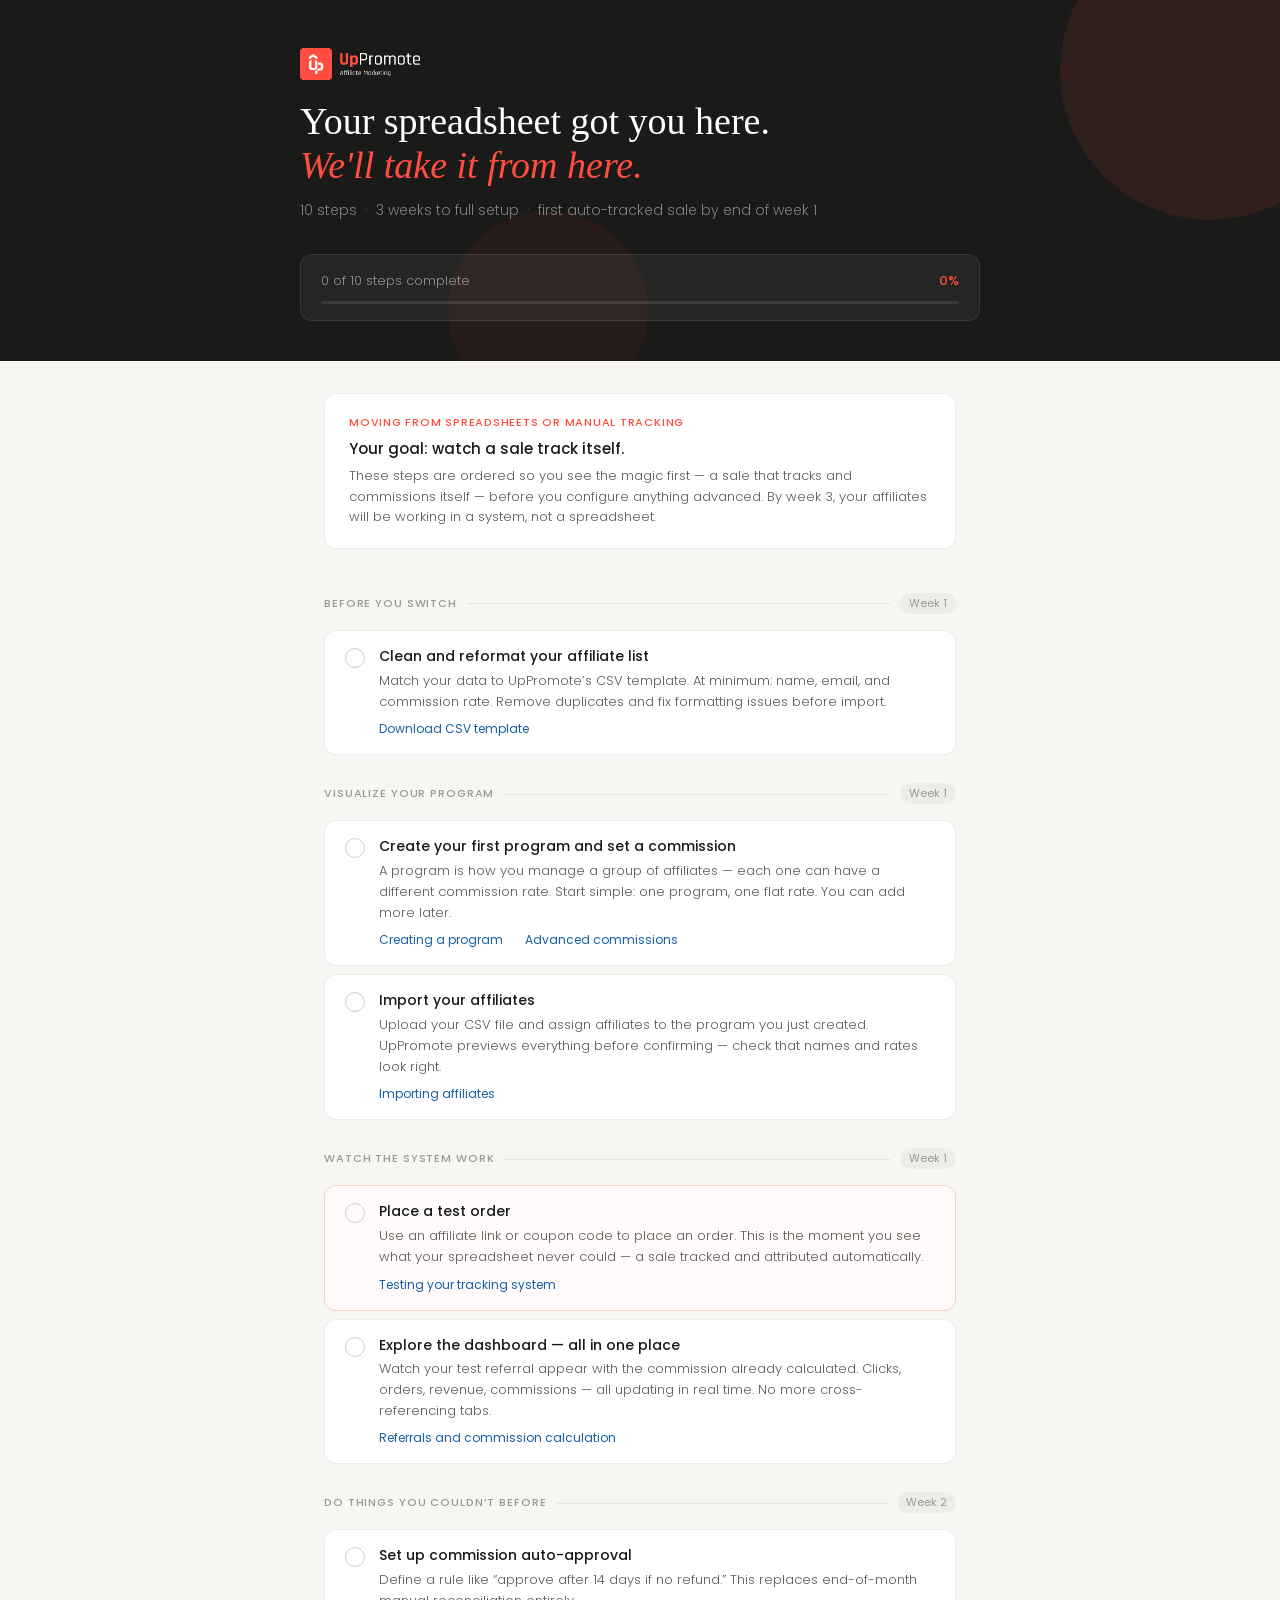
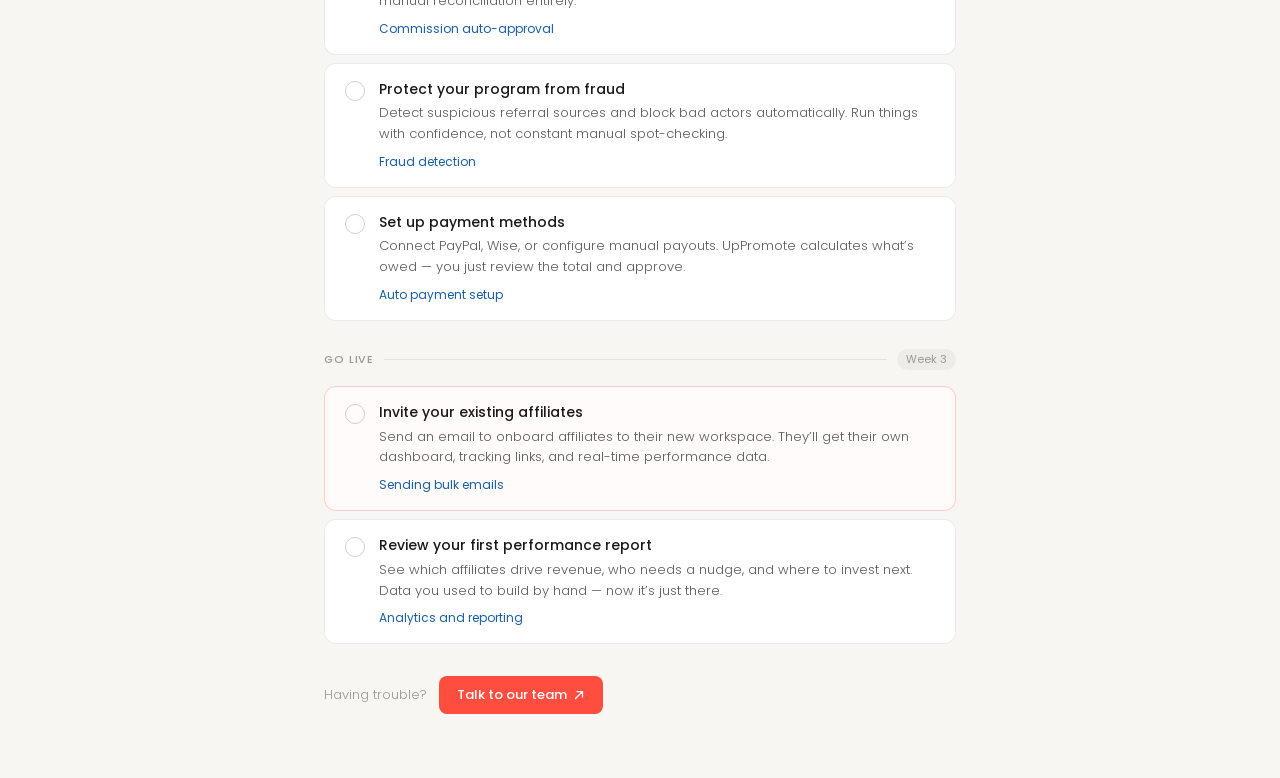
<file: index.html>
<!DOCTYPE html>
<html lang="en">
<head>
  <meta charset="UTF-8">
  <meta name="viewport" content="width=device-width, initial-scale=1.0">
  <title>Getting Started — UpPromote</title>
  <link rel="preconnect" href="https://fonts.googleapis.com">
  <link rel="preconnect" href="https://fonts.gstatic.com" crossorigin>
  <link href="https://fonts.googleapis.com/css2?family=Poppins:ital,wght@0,100;0,200;0,300;0,400;0,500;0,600;0,700;0,800;0,900;1,100;1,200;1,300;1,400;1,500;1,600;1,700;1,800;1,900&display=swap" rel="stylesheet">
  <link rel="stylesheet" href="css/style.css">
</head>
<body>

<header class="page-header">
  <div class="header-inner">
    <div class="brand-tag">
      <img class="brand-logo" src="assets/logo.png" alt="UpPromote">
    </div>
    <h1>Your spreadsheet got you here.<br><em>We'll take it from here.</em></h1>
    <p class="header-sub">10 steps &nbsp;·&nbsp; 3 weeks to full setup &nbsp;·&nbsp; first auto-tracked sale by end of week 1</p>
    <div class="progress-section">
      <div class="progress-row">
        <span class="progress-label" id="prog-label">0 of 10 steps complete</span>
        <span class="progress-pct" id="prog-pct">0%</span>
      </div>
      <div class="progress-track"><div class="progress-fill" id="prog-fill"></div></div>
    </div>
  </div>
</header>

<main class="main">

  <div class="intro-card">
    <div class="intro-eyebrow">Moving from spreadsheets or manual tracking</div>
    <div class="intro-title">Your goal: watch a sale track itself.</div>
    <div class="intro-body">These steps are ordered so you see the magic first — a sale that tracks and commissions itself — before you configure anything advanced. By week 3, your affiliates will be working in a system, not a spreadsheet.</div>
  </div>

  <div class="steps-list" id="steps-list"></div>

  <div class="success-card" id="success-card">
    <div class="success-icon">
      <svg width="16" height="16" viewBox="0 0 16 16" fill="none">
        <path d="M2.5 8L6.5 12L13.5 4" stroke="white" stroke-width="1.75" stroke-linecap="round" stroke-linejoin="round"/>
      </svg>
    </div>
    <div>
      <div class="success-title">Your program runs itself now.</div>
      <div class="success-sub">Sales tracked automatically. Commissions calculated instantly. Affiliates managed in one place. The spreadsheet era is over.</div>
    </div>
  </div>

  <div class="cta-row">
    <span class="cta-hint">Having trouble?</span>
    <a href="#" class="cta-btn">
      Talk to our team
      <svg width="12" height="12" viewBox="0 0 12 12" fill="none"><path d="M2.5 9.5L9.5 2.5M9.5 2.5H4M9.5 2.5V8" stroke="white" stroke-width="1.25" stroke-linecap="round" stroke-linejoin="round"/></svg>
    </a>
  </div>

</main>

<script src="js/checklist.js"></script>
</body>
</html>
</file>
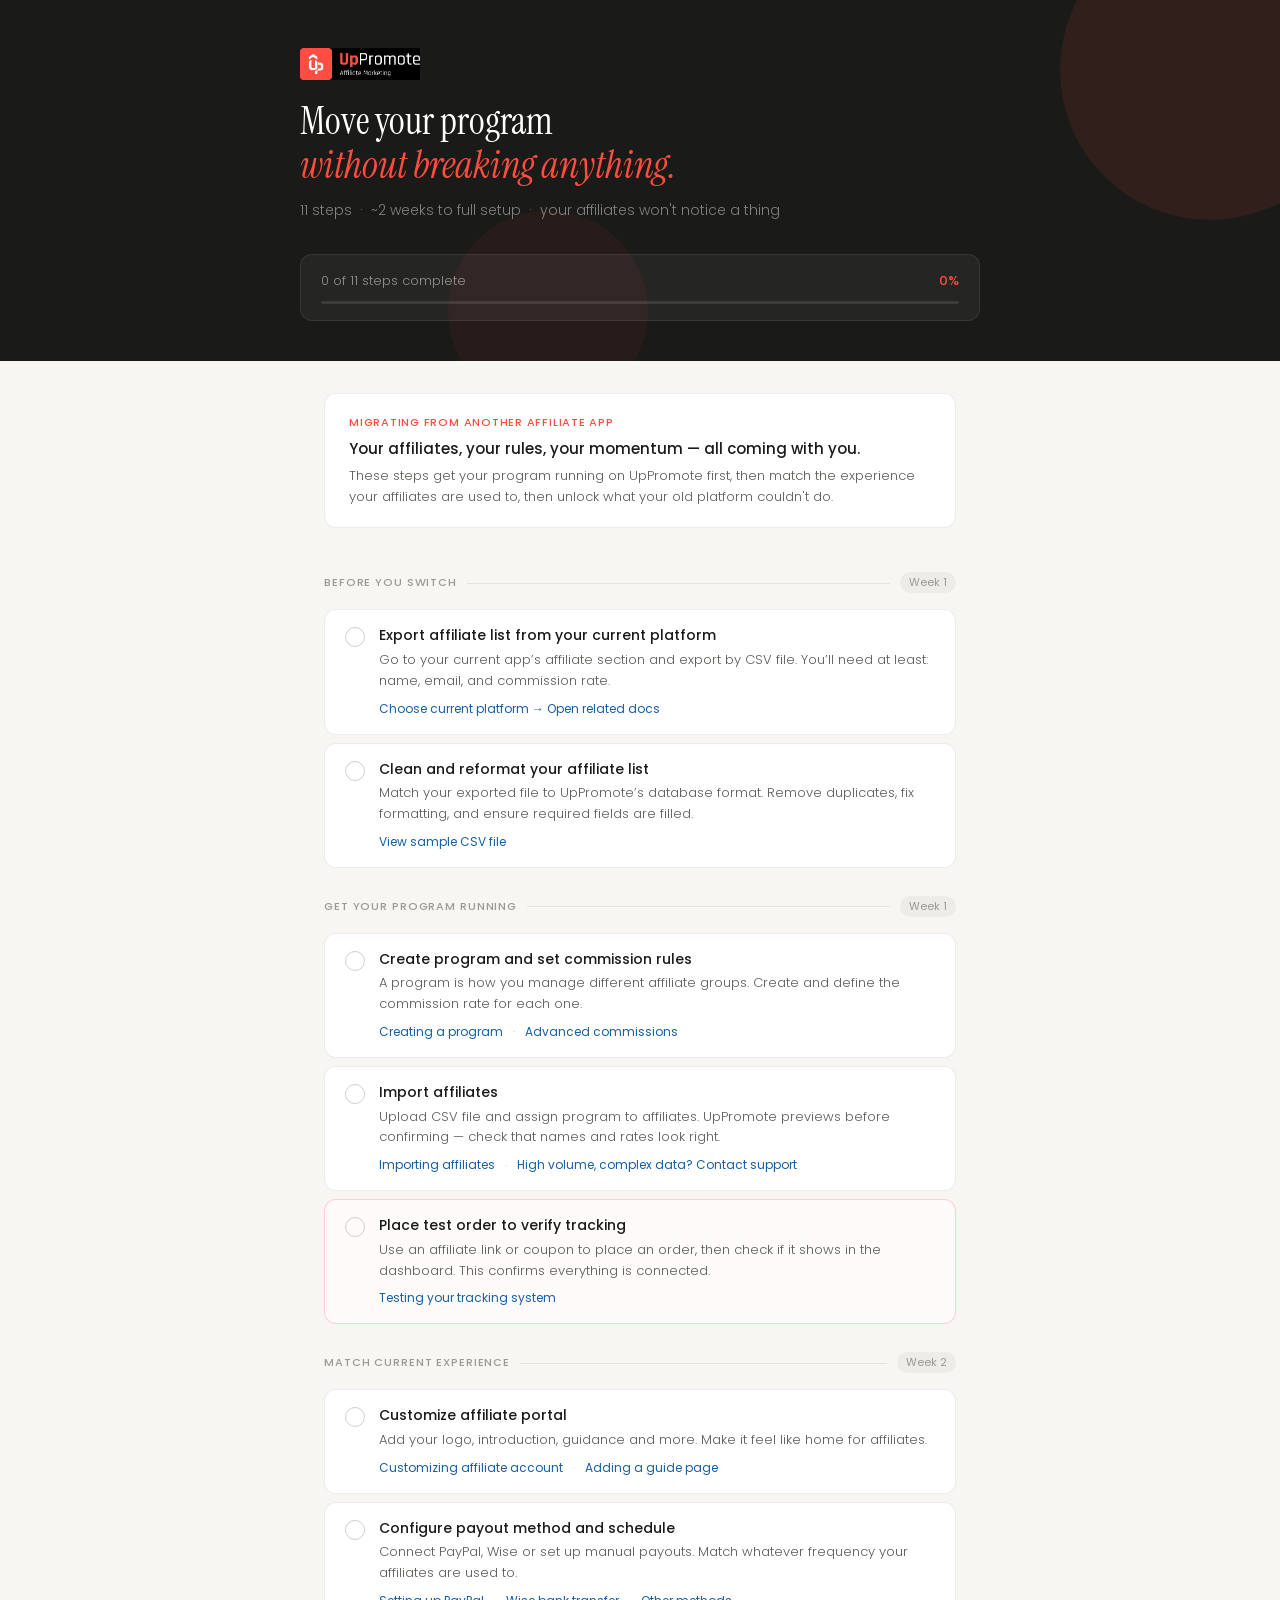
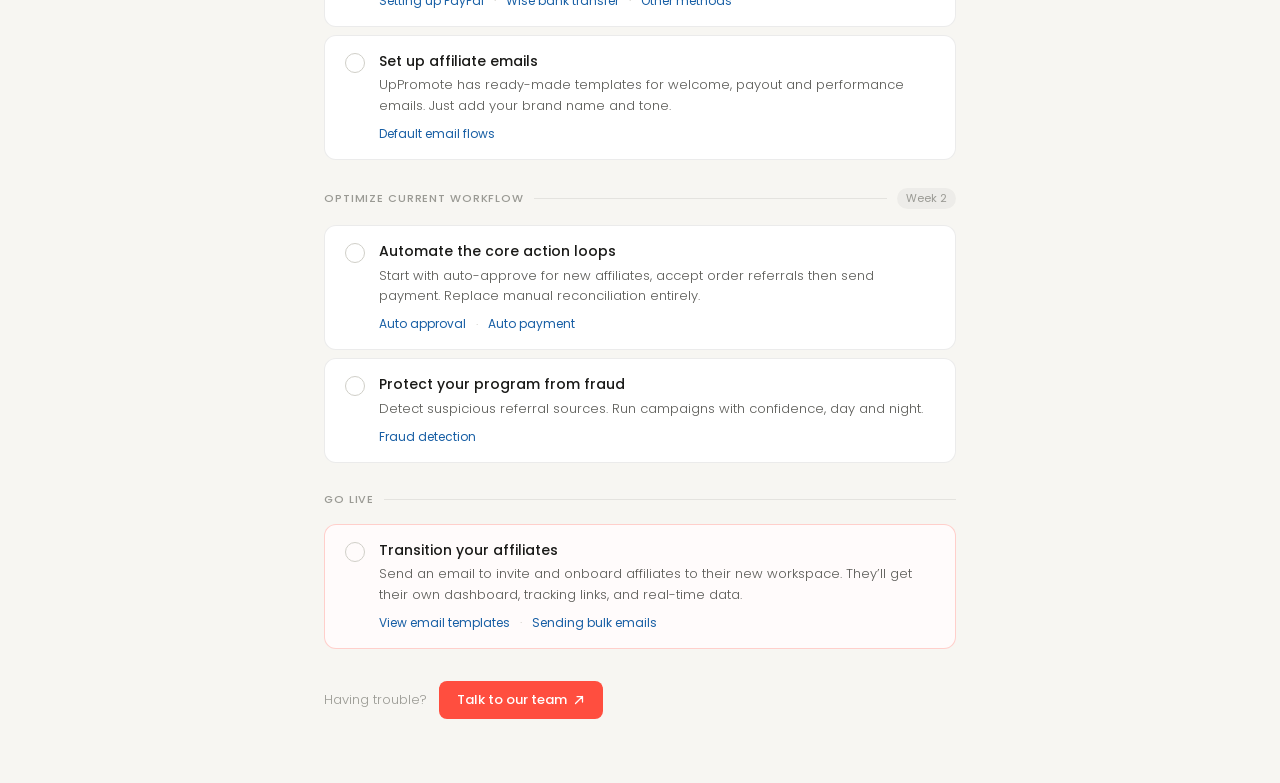
<file: apps/index.html>
<!DOCTYPE html>
<html lang="en">
<head>
  <meta charset="UTF-8">
  <meta name="viewport" content="width=device-width, initial-scale=1.0">
  <title>Migration Checklist — UpPromote</title>
  <link rel="preconnect" href="https://fonts.googleapis.com">
  <link rel="preconnect" href="https://fonts.gstatic.com" crossorigin>
  <link href="https://fonts.googleapis.com/css2?family=Instrument+Serif:ital@0;1&family=Poppins:wght@300;400;500;600&display=swap" rel="stylesheet">
  <link rel="stylesheet" href="css/style.css">
</head>
<body>

<header class="page-header">
  <div class="header-inner">
    <div class="brand-tag">
      <img class="brand-logo" src="assets/logo.png" alt="UpPromote">
    </div>
    <h1>Move your program<br><em>without breaking anything.</em></h1>
    <p class="header-sub">11 steps &nbsp;·&nbsp; ~2 weeks to full setup &nbsp;·&nbsp; your affiliates won't notice a thing</p>
    <div class="progress-section">
      <div class="progress-row">
        <span class="progress-label" id="prog-label">0 of 11 steps complete</span>
        <span class="progress-pct" id="prog-pct">0%</span>
      </div>
      <div class="progress-track"><div class="progress-fill" id="prog-fill"></div></div>
    </div>
  </div>
</header>

<main class="main">

  <div class="intro-card">
    <div class="intro-eyebrow">Migrating from another affiliate app</div>
    <div class="intro-title">Your affiliates, your rules, your momentum — all coming with you.</div>
    <div class="intro-body">These steps get your program running on UpPromote first, then match the experience your affiliates are used to, then unlock what your old platform couldn't do.</div>
  </div>

  <div class="steps-list" id="steps-list"></div>

  <div class="success-card" id="success-card">
    <div class="success-icon">
      <svg width="16" height="16" viewBox="0 0 16 16" fill="none">
        <path d="M2.5 8L6.5 12L13.5 4" stroke="white" stroke-width="1.75" stroke-linecap="round" stroke-linejoin="round"/>
      </svg>
    </div>
    <div>
      <div class="success-title">Migration complete.</div>
      <div class="success-sub">Your affiliates are onboarded, your tracking is live, and your program is running on UpPromote. Welcome to the upgrade.</div>
    </div>
  </div>

  <div class="cta-row">
    <span class="cta-hint">Having trouble?</span>
    <a href="#" class="cta-btn">
      Talk to our team
      <svg width="12" height="12" viewBox="0 0 12 12" fill="none"><path d="M2.5 9.5L9.5 2.5M9.5 2.5H4M9.5 2.5V8" stroke="white" stroke-width="1.25" stroke-linecap="round" stroke-linejoin="round"/></svg>
    </a>
  </div>

</main>

<script src="js/checklist.js"></script>
</body>
</html>
</file>
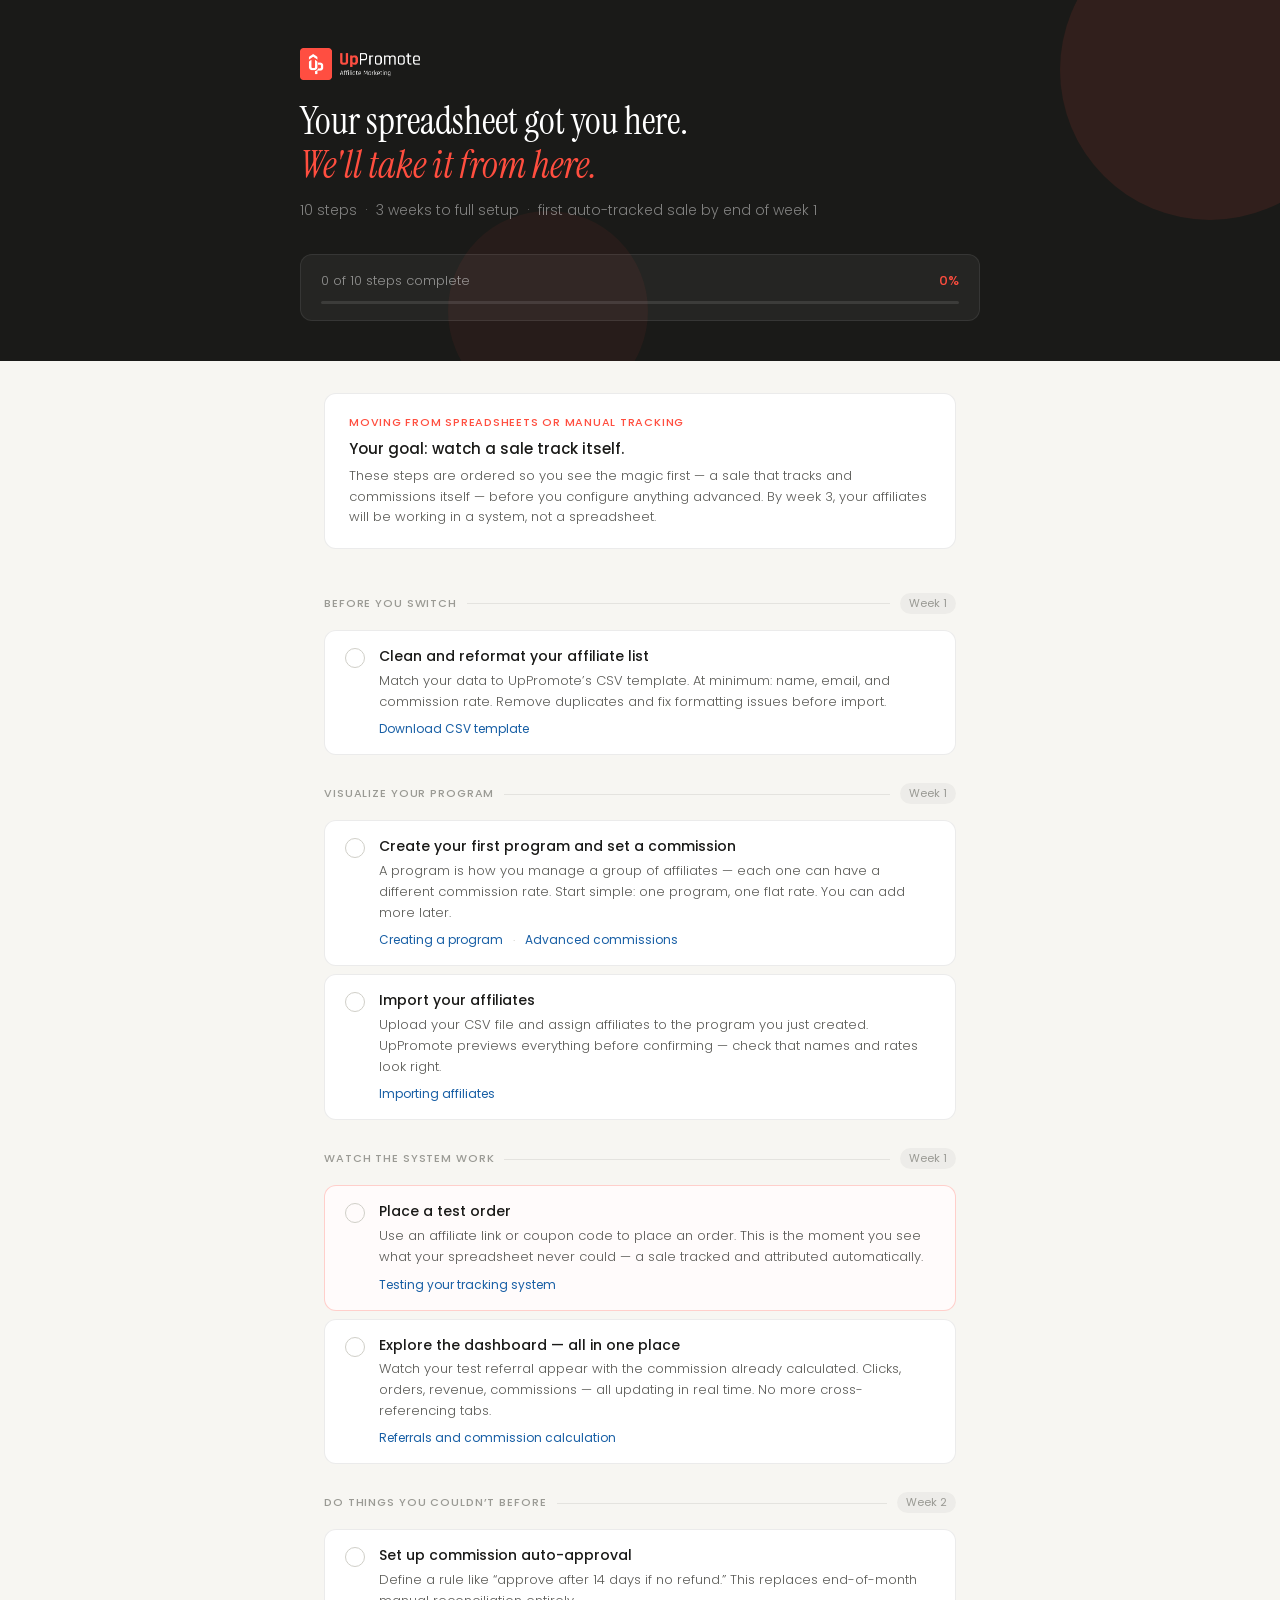
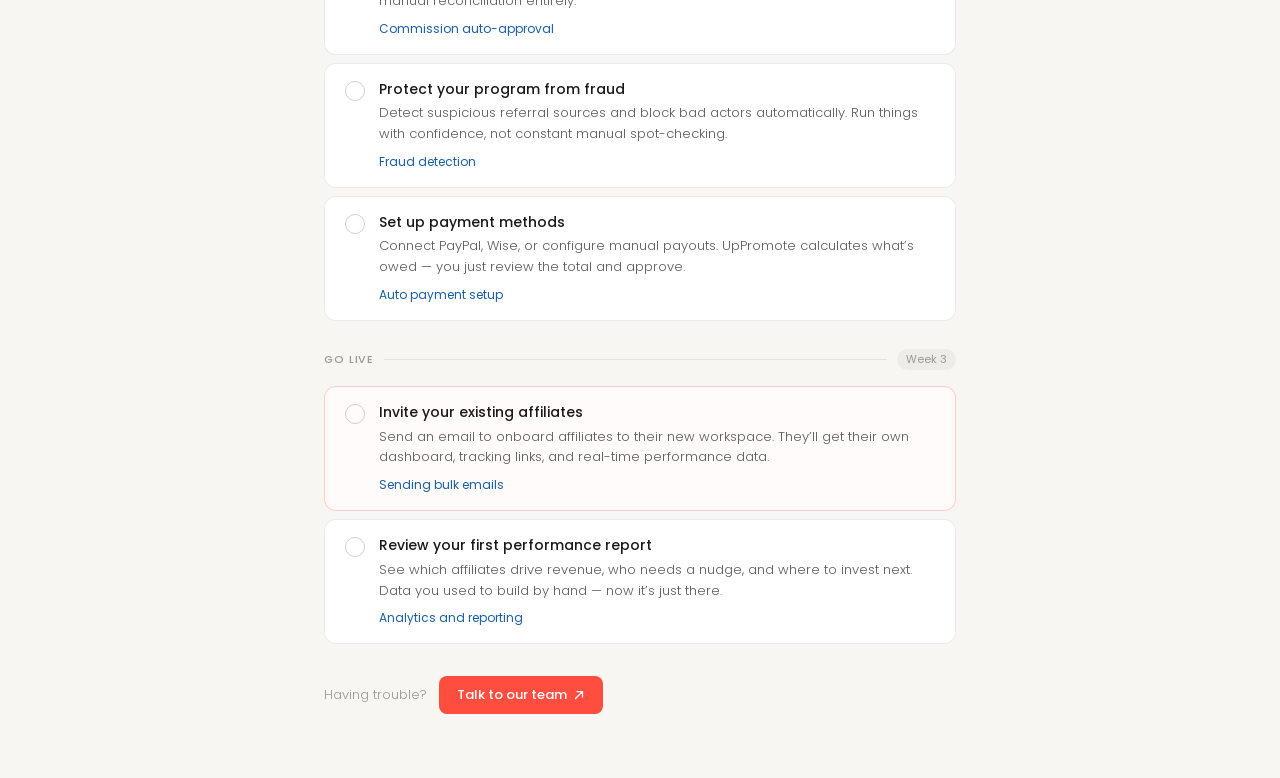
<file: spreadsheet/index.html>
<!DOCTYPE html>
<html lang="en">
<head>
  <meta charset="UTF-8">
  <meta name="viewport" content="width=device-width, initial-scale=1.0">
  <title>Getting Started — UpPromote</title>
  <link rel="preconnect" href="https://fonts.googleapis.com">
  <link rel="preconnect" href="https://fonts.gstatic.com" crossorigin>
  <link href="https://fonts.googleapis.com/css2?family=Instrument+Serif:ital@0;1&family=Poppins:wght@300;400;500;600&display=swap" rel="stylesheet">
  <link rel="stylesheet" href="css/style.css">
</head>
<body>

<header class="page-header">
  <div class="header-inner">
    <div class="brand-tag">
      <img class="brand-logo" src="assets/logo.png" alt="UpPromote">
    </div>
    <h1>Your spreadsheet got you here.<br><em>We'll take it from here.</em></h1>
    <p class="header-sub">10 steps &nbsp;·&nbsp; 3 weeks to full setup &nbsp;·&nbsp; first auto-tracked sale by end of week 1</p>
    <div class="progress-section">
      <div class="progress-row">
        <span class="progress-label" id="prog-label">0 of 10 steps complete</span>
        <span class="progress-pct" id="prog-pct">0%</span>
      </div>
      <div class="progress-track"><div class="progress-fill" id="prog-fill"></div></div>
    </div>
  </div>
</header>

<main class="main">

  <div class="intro-card">
    <div class="intro-eyebrow">Moving from spreadsheets or manual tracking</div>
    <div class="intro-title">Your goal: watch a sale track itself.</div>
    <div class="intro-body">These steps are ordered so you see the magic first — a sale that tracks and commissions itself — before you configure anything advanced. By week 3, your affiliates will be working in a system, not a spreadsheet.</div>
  </div>

  <div class="steps-list" id="steps-list"></div>

  <div class="success-card" id="success-card">
    <div class="success-icon">
      <svg width="16" height="16" viewBox="0 0 16 16" fill="none">
        <path d="M2.5 8L6.5 12L13.5 4" stroke="white" stroke-width="1.75" stroke-linecap="round" stroke-linejoin="round"/>
      </svg>
    </div>
    <div>
      <div class="success-title">Your program runs itself now.</div>
      <div class="success-sub">Sales tracked automatically. Commissions calculated instantly. Affiliates managed in one place. The spreadsheet era is over.</div>
    </div>
  </div>

  <div class="cta-row">
    <span class="cta-hint">Having trouble?</span>
    <a href="#" class="cta-btn">
      Talk to our team
      <svg width="12" height="12" viewBox="0 0 12 12" fill="none"><path d="M2.5 9.5L9.5 2.5M9.5 2.5H4M9.5 2.5V8" stroke="white" stroke-width="1.25" stroke-linecap="round" stroke-linejoin="round"/></svg>
    </a>
  </div>

</main>

<script src="js/checklist.js"></script>
</body>
</html>
</file>
<file: css/style.css>
/* ============================================
   UpPromote Getting Started Checklist — Styles
   ============================================ */

*, *::before, *::after { box-sizing: border-box; margin: 0; padding: 0; }

:root {
  --brand: #FF4E3F;
  --brand-light: #FFF0EE;
  --brand-dark: #8B1A10;
  --brand-mid: #D93D30;
  --text-primary: #1a1a18;
  --text-secondary: #5a5a56;
  --text-tertiary: #9a9a94;
  --border: rgba(0,0,0,0.08);
  --border-hover: rgba(0,0,0,0.16);
  --surface: #ffffff;
  --bg: #f7f6f2;
  --radius: 12px;
  --radius-sm: 8px;
}

html { scroll-behavior: smooth; }
body { font-family: 'Poppins', sans-serif; background: var(--bg); color: var(--text-primary); min-height: 100vh; }

/* ── Header ── */
.page-header {
  background: var(--text-primary);
  padding: 3rem 2rem 2.5rem;
  position: relative; overflow: hidden;
}
.page-header::before {
  content: ''; position: absolute; top: -80px; right: -80px;
  width: 300px; height: 300px; border-radius: 50%;
  background: rgba(255,78,63,0.1); pointer-events: none;
}
.page-header::after {
  content: ''; position: absolute; bottom: -50px; left: 35%;
  width: 200px; height: 200px; border-radius: 50%;
  background: rgba(255,78,63,0.06); pointer-events: none;
}
.header-inner { max-width: 680px; margin: 0 auto; position: relative; z-index: 1; }

.brand-tag {
  display: inline-flex; align-items: center;
  margin-bottom: 1.25rem;
}
.brand-logo {
  height: 32px; width: auto; flex-shrink: 0;
}

.page-header h1 {
  font-family: 'Instrument Serif', serif;
  font-size: clamp(26px, 5vw, 38px); font-weight: 400;
  line-height: 1.15; margin-bottom: 0.75rem; color: #fff;
}
.page-header h1 em { font-style: italic; color: var(--brand); }

.header-sub {
  font-size: 14px; color: rgba(255,255,255,0.45);
  line-height: 1.6; margin-bottom: 2rem; font-weight: 300;
}

/* ── Progress ── */
.progress-section {
  background: rgba(255,255,255,0.05);
  border: 0.5px solid rgba(255,255,255,0.08);
  border-radius: var(--radius); padding: 1rem 1.25rem;
}
.progress-row { display: flex; justify-content: space-between; align-items: center; margin-bottom: 10px; }
.progress-label { font-size: 13px; color: rgba(255,255,255,0.5); font-weight: 300; }
.progress-pct { font-size: 13px; font-weight: 500; color: var(--brand); }
.progress-track { height: 3px; background: rgba(255,255,255,0.1); border-radius: 99px; overflow: hidden; }
.progress-fill { height: 100%; width: 0%; background: var(--brand); border-radius: 99px; transition: width 0.4s cubic-bezier(0.4,0,0.2,1); }

/* ── Main ── */
.main { max-width: 680px; margin: 0 auto; padding: 2rem 1.5rem 4rem; }

/* ── Intro Card ── */
.intro-card {
  background: var(--surface); border: 0.5px solid var(--border);
  border-radius: var(--radius); padding: 1.25rem 1.5rem; margin-bottom: 1.5rem;
}
.intro-eyebrow {
  font-size: 11px; font-weight: 500; letter-spacing: 0.07em; text-transform: uppercase;
  color: var(--brand); margin-bottom: 6px;
}
.intro-title { font-size: 15px; font-weight: 500; color: var(--text-primary); margin-bottom: 6px; }
.intro-body { font-size: 13px; color: var(--text-secondary); line-height: 1.6; font-weight: 300; }

/* ── Phase Labels ── */
.phase-label {
  font-size: 11px; font-weight: 500; letter-spacing: 0.08em; text-transform: uppercase;
  color: var(--text-tertiary); padding: 1.25rem 0 0.5rem;
  display: flex; align-items: center; gap: 10px;
}
.phase-label::after { content: ''; flex: 1; height: 0.5px; background: var(--border); }
.phase-time {
  font-size: 11px; font-weight: 400; letter-spacing: 0; text-transform: none;
  color: var(--text-tertiary); background: rgba(0,0,0,0.04); padding: 2px 9px; border-radius: 99px;
  flex-shrink: 0; order: 99;
}

/* ── Step Cards ── */
.steps-list { display: flex; flex-direction: column; gap: 8px; margin-bottom: 2rem; }

.step-card {
  background: var(--surface); border: 0.5px solid var(--border);
  border-radius: var(--radius); padding: 1rem 1.25rem;
  display: flex; gap: 14px; cursor: pointer;
  transition: border-color 0.2s, background 0.2s, transform 0.15s;
  align-items: flex-start;
  -webkit-tap-highlight-color: transparent; user-select: none;
  animation: fadeUp 0.25s ease both;
}
.step-card:hover { border-color: var(--border-hover); transform: translateY(-1px); }
.step-card:active { transform: translateY(0); }
.step-card.done { background: #fafaf8; }
.step-card.done .step-title { text-decoration: line-through; color: var(--text-tertiary); }
.step-card.done .step-desc { color: #c8c7c0; }
.step-card.done .step-links { opacity: 0.35; }
.step-card.highlight { border-color: rgba(255,78,63,0.25); background: #fffbfb; }

/* ── Checkbox ── */
.checkbox {
  width: 20px; height: 20px; border-radius: 50%;
  border: 1.5px solid #d0cfc8; flex-shrink: 0; margin-top: 1px;
  display: flex; align-items: center; justify-content: center;
  transition: all 0.2s cubic-bezier(0.4,0,0.2,1);
}
.step-card:hover .checkbox { border-color: var(--brand); }
.step-card.done .checkbox { background: var(--brand); border-color: var(--brand); }
.check-icon { opacity: 0; transition: opacity 0.15s; }
.step-card.done .check-icon { opacity: 1; }

/* ── Step Content ── */
.step-body { flex: 1; min-width: 0; }
.step-title { font-size: 14px; font-weight: 500; color: var(--text-primary); margin: 0 0 4px; line-height: 1.4; transition: color 0.2s; }
.step-desc { font-size: 13px; color: var(--text-secondary); line-height: 1.6; font-weight: 300; margin: 0; transition: color 0.2s; }

/* ── Step Links ── */
.step-links { display: flex; flex-wrap: wrap; align-items: center; gap: 0; margin-top: 8px; transition: opacity 0.2s; }
.step-link {
  font-size: 12px; color: #185FA5; text-decoration: none;
  display: inline-flex; align-items: center;
  font-weight: 400; transition: color 0.15s;
}
.step-link:hover { color: #0F4A85; text-decoration: underline; }
.step-sep { color: #c8c7c0; font-size: 11px; margin: 0 10px; user-select: none; }

/* ── Success Card ── */
.success-card {
  background: var(--text-primary); border-radius: var(--radius);
  padding: 1.5rem 1.75rem; display: none;
  align-items: flex-start; gap: 16px;
  margin-top: 1rem; animation: fadeUp 0.4s ease;
}
.success-card.visible { display: flex; }
.success-icon { width: 36px; height: 36px; border-radius: 50%; background: var(--brand); display: flex; align-items: center; justify-content: center; flex-shrink: 0; margin-top: 2px; }
.success-title { font-family: 'Instrument Serif', serif; font-size: 20px; font-weight: 400; color: #fff; margin-bottom: 4px; }
.success-sub { font-size: 13px; color: rgba(255,255,255,0.5); line-height: 1.6; font-weight: 300; }

/* ── CTA Row ── */
.cta-row { margin-top: 1.5rem; display: flex; align-items: center; gap: 12px; flex-wrap: wrap; }
.cta-btn {
  font-family: 'Poppins', sans-serif; font-size: 13px; font-weight: 500;
  background: var(--brand); color: #fff; border: none; border-radius: var(--radius-sm);
  padding: 9px 18px; cursor: pointer; text-decoration: none;
  display: inline-flex; align-items: center; gap: 6px; transition: background 0.2s;
}
.cta-btn:hover { background: var(--brand-mid); }
.cta-hint { font-size: 13px; color: var(--text-tertiary); font-weight: 300; }

/* ── Animation ── */
@keyframes fadeUp { from { opacity: 0; transform: translateY(6px); } to { opacity: 1; transform: translateY(0); } }

/* ── Responsive ── */
@media (max-width: 480px) {
  .page-header { padding: 2rem 1.25rem 2rem; }
  .main { padding: 1.5rem 1rem 3rem; }
  .step-card { padding: 0.875rem 1rem; }
}
</file>
<file: apps/css/style.css>
/* ============================================
   UpPromote Migration Checklist — Styles
   ============================================ */

*, *::before, *::after { box-sizing: border-box; margin: 0; padding: 0; }

:root {
  --brand: #FF4E3F;
  --brand-light: #FFF0EE;
  --brand-dark: #8B1A10;
  --brand-mid: #D93D30;
  --text-primary: #1a1a18;
  --text-secondary: #5a5a56;
  --text-tertiary: #9a9a94;
  --border: rgba(0,0,0,0.08);
  --border-hover: rgba(0,0,0,0.16);
  --surface: #ffffff;
  --bg: #f7f6f2;
  --radius: 12px;
  --radius-sm: 8px;
}

html { scroll-behavior: smooth; }
body { font-family: 'Poppins', sans-serif; background: var(--bg); color: var(--text-primary); min-height: 100vh; }

/* ── Header ── */
.page-header { background: var(--text-primary); padding: 3rem 2rem 2.5rem; position: relative; overflow: hidden; }
.page-header::before { content: ''; position: absolute; top: -80px; right: -80px; width: 300px; height: 300px; border-radius: 50%; background: rgba(255,78,63,0.1); pointer-events: none; }
.page-header::after { content: ''; position: absolute; bottom: -50px; left: 35%; width: 200px; height: 200px; border-radius: 50%; background: rgba(255,78,63,0.06); pointer-events: none; }
.header-inner { max-width: 680px; margin: 0 auto; position: relative; z-index: 1; }
.brand-tag { display: inline-flex; align-items: center; margin-bottom: 1.25rem; }
.brand-logo { height: 32px; width: auto; flex-shrink: 0; }
.page-header h1 { font-family: 'Instrument Serif', serif; font-size: clamp(26px, 5vw, 38px); font-weight: 400; line-height: 1.15; margin-bottom: 0.75rem; color: #fff; }
.page-header h1 em { font-style: italic; color: var(--brand); }
.header-sub { font-size: 14px; color: rgba(255,255,255,0.45); line-height: 1.6; margin-bottom: 2rem; font-weight: 300; }

/* ── Progress ── */
.progress-section { background: rgba(255,255,255,0.05); border: 0.5px solid rgba(255,255,255,0.08); border-radius: var(--radius); padding: 1rem 1.25rem; }
.progress-row { display: flex; justify-content: space-between; align-items: center; margin-bottom: 10px; }
.progress-label { font-size: 13px; color: rgba(255,255,255,0.5); font-weight: 300; }
.progress-pct { font-size: 13px; font-weight: 500; color: var(--brand); }
.progress-track { height: 3px; background: rgba(255,255,255,0.1); border-radius: 99px; overflow: hidden; }
.progress-fill { height: 100%; width: 0%; background: var(--brand); border-radius: 99px; transition: width 0.4s cubic-bezier(0.4,0,0.2,1); }

/* ── Main ── */
.main { max-width: 680px; margin: 0 auto; padding: 2rem 1.5rem 4rem; }

/* ── Intro Card ── */
.intro-card { background: var(--surface); border: 0.5px solid var(--border); border-radius: var(--radius); padding: 1.25rem 1.5rem; margin-bottom: 1.5rem; }
.intro-eyebrow { font-size: 11px; font-weight: 500; letter-spacing: 0.07em; text-transform: uppercase; color: var(--brand); margin-bottom: 6px; }
.intro-title { font-size: 15px; font-weight: 500; color: var(--text-primary); margin-bottom: 6px; }
.intro-body { font-size: 13px; color: var(--text-secondary); line-height: 1.6; font-weight: 300; }

/* ── Phase Labels ── */
.phase-label { font-size: 11px; font-weight: 500; letter-spacing: 0.08em; text-transform: uppercase; color: var(--text-tertiary); padding: 1.25rem 0 0.5rem; display: flex; align-items: center; gap: 10px; }
.phase-label::after { content: ''; flex: 1; height: 0.5px; background: var(--border); }
.phase-time { font-size: 11px; font-weight: 400; letter-spacing: 0; text-transform: none; color: var(--text-tertiary); background: rgba(0,0,0,0.04); padding: 2px 9px; border-radius: 99px; flex-shrink: 0; order: 99; }

/* ── Step Cards ── */
.steps-list { display: flex; flex-direction: column; gap: 8px; margin-bottom: 2rem; }
.step-card { background: var(--surface); border: 0.5px solid var(--border); border-radius: var(--radius); padding: 1rem 1.25rem; display: flex; gap: 14px; cursor: pointer; transition: border-color 0.2s, background 0.2s, transform 0.15s; align-items: flex-start; -webkit-tap-highlight-color: transparent; user-select: none; animation: fadeUp 0.25s ease both; }
.step-card:hover { border-color: var(--border-hover); transform: translateY(-1px); }
.step-card:active { transform: translateY(0); }
.step-card.done { background: #fafaf8; }
.step-card.done .step-title { text-decoration: line-through; color: var(--text-tertiary); }
.step-card.done .step-desc { color: #c8c7c0; }
.step-card.done .step-links { opacity: 0.35; }
.step-card.highlight { border-color: rgba(255,78,63,0.25); background: #fffbfb; }

/* ── Checkbox ── */
.checkbox { width: 20px; height: 20px; border-radius: 50%; border: 1.5px solid #d0cfc8; flex-shrink: 0; margin-top: 1px; display: flex; align-items: center; justify-content: center; transition: all 0.2s cubic-bezier(0.4,0,0.2,1); }
.step-card:hover .checkbox { border-color: var(--brand); }
.step-card.done .checkbox { background: var(--brand); border-color: var(--brand); }
.check-icon { opacity: 0; transition: opacity 0.15s; }
.step-card.done .check-icon { opacity: 1; }

/* ── Step Content ── */
.step-body { flex: 1; min-width: 0; }
.step-title { font-size: 14px; font-weight: 500; color: var(--text-primary); margin: 0 0 4px; line-height: 1.4; transition: color 0.2s; }
.step-desc { font-size: 13px; color: var(--text-secondary); line-height: 1.6; font-weight: 300; margin: 0; transition: color 0.2s; }
.step-links { display: flex; flex-wrap: wrap; align-items: center; gap: 0; margin-top: 8px; transition: opacity 0.2s; }
.step-link { font-size: 12px; color: #185FA5; text-decoration: none; display: inline-flex; align-items: center; font-weight: 400; transition: color 0.15s; }
.step-link:hover { color: #0F4A85; text-decoration: underline; }
.step-sep { color: #c8c7c0; font-size: 11px; margin: 0 10px; user-select: none; }

/* ── Success Card ── */
.success-card { background: var(--text-primary); border-radius: var(--radius); padding: 1.5rem 1.75rem; display: none; align-items: flex-start; gap: 16px; margin-top: 1rem; animation: fadeUp 0.4s ease; }
.success-card.visible { display: flex; }
.success-icon { width: 36px; height: 36px; border-radius: 50%; background: var(--brand); display: flex; align-items: center; justify-content: center; flex-shrink: 0; margin-top: 2px; }
.success-title { font-family: 'Instrument Serif', serif; font-size: 20px; font-weight: 400; color: #fff; margin-bottom: 4px; }
.success-sub { font-size: 13px; color: rgba(255,255,255,0.5); line-height: 1.6; font-weight: 300; }

/* ── CTA ── */
.cta-row { margin-top: 1.5rem; display: flex; align-items: center; gap: 12px; flex-wrap: wrap; }
.cta-btn { font-family: 'Poppins', sans-serif; font-size: 13px; font-weight: 500; background: var(--brand); color: #fff; border: none; border-radius: var(--radius-sm); padding: 9px 18px; cursor: pointer; text-decoration: none; display: inline-flex; align-items: center; gap: 6px; transition: background 0.2s; }
.cta-btn:hover { background: var(--brand-mid); }
.cta-hint { font-size: 13px; color: var(--text-tertiary); font-weight: 300; }

@keyframes fadeUp { from { opacity: 0; transform: translateY(6px); } to { opacity: 1; transform: translateY(0); } }

@media (max-width: 480px) {
  .page-header { padding: 2rem 1.25rem 2rem; }
  .main { padding: 1.5rem 1rem 3rem; }
  .step-card { padding: 0.875rem 1rem; }
}
</file>
<file: spreadsheet/css/style.css>
/* ============================================
   UpPromote Getting Started Checklist — Styles
   ============================================ */

*, *::before, *::after { box-sizing: border-box; margin: 0; padding: 0; }

:root {
  --brand: #FF4E3F;
  --brand-light: #FFF0EE;
  --brand-dark: #8B1A10;
  --brand-mid: #D93D30;
  --text-primary: #1a1a18;
  --text-secondary: #5a5a56;
  --text-tertiary: #9a9a94;
  --border: rgba(0,0,0,0.08);
  --border-hover: rgba(0,0,0,0.16);
  --surface: #ffffff;
  --bg: #f7f6f2;
  --radius: 12px;
  --radius-sm: 8px;
}

html { scroll-behavior: smooth; }
body { font-family: 'Poppins', sans-serif; background: var(--bg); color: var(--text-primary); min-height: 100vh; }

/* ── Header ── */
.page-header {
  background: var(--text-primary);
  padding: 3rem 2rem 2.5rem;
  position: relative; overflow: hidden;
}
.page-header::before {
  content: ''; position: absolute; top: -80px; right: -80px;
  width: 300px; height: 300px; border-radius: 50%;
  background: rgba(255,78,63,0.1); pointer-events: none;
}
.page-header::after {
  content: ''; position: absolute; bottom: -50px; left: 35%;
  width: 200px; height: 200px; border-radius: 50%;
  background: rgba(255,78,63,0.06); pointer-events: none;
}
.header-inner { max-width: 680px; margin: 0 auto; position: relative; z-index: 1; }

.brand-tag {
  display: inline-flex; align-items: center;
  margin-bottom: 1.25rem;
}
.brand-logo {
  height: 32px; width: auto; flex-shrink: 0;
}

.page-header h1 {
  font-family: 'Instrument Serif', serif;
  font-size: clamp(26px, 5vw, 38px); font-weight: 400;
  line-height: 1.15; margin-bottom: 0.75rem; color: #fff;
}
.page-header h1 em { font-style: italic; color: var(--brand); }

.header-sub {
  font-size: 14px; color: rgba(255,255,255,0.45);
  line-height: 1.6; margin-bottom: 2rem; font-weight: 300;
}

/* ── Progress ── */
.progress-section {
  background: rgba(255,255,255,0.05);
  border: 0.5px solid rgba(255,255,255,0.08);
  border-radius: var(--radius); padding: 1rem 1.25rem;
}
.progress-row { display: flex; justify-content: space-between; align-items: center; margin-bottom: 10px; }
.progress-label { font-size: 13px; color: rgba(255,255,255,0.5); font-weight: 300; }
.progress-pct { font-size: 13px; font-weight: 500; color: var(--brand); }
.progress-track { height: 3px; background: rgba(255,255,255,0.1); border-radius: 99px; overflow: hidden; }
.progress-fill { height: 100%; width: 0%; background: var(--brand); border-radius: 99px; transition: width 0.4s cubic-bezier(0.4,0,0.2,1); }

/* ── Main ── */
.main { max-width: 680px; margin: 0 auto; padding: 2rem 1.5rem 4rem; }

/* ── Intro Card ── */
.intro-card {
  background: var(--surface); border: 0.5px solid var(--border);
  border-radius: var(--radius); padding: 1.25rem 1.5rem; margin-bottom: 1.5rem;
}
.intro-eyebrow {
  font-size: 11px; font-weight: 500; letter-spacing: 0.07em; text-transform: uppercase;
  color: var(--brand); margin-bottom: 6px;
}
.intro-title { font-size: 15px; font-weight: 500; color: var(--text-primary); margin-bottom: 6px; }
.intro-body { font-size: 13px; color: var(--text-secondary); line-height: 1.6; font-weight: 300; }

/* ── Phase Labels ── */
.phase-label {
  font-size: 11px; font-weight: 500; letter-spacing: 0.08em; text-transform: uppercase;
  color: var(--text-tertiary); padding: 1.25rem 0 0.5rem;
  display: flex; align-items: center; gap: 10px;
}
.phase-label::after { content: ''; flex: 1; height: 0.5px; background: var(--border); }
.phase-time {
  font-size: 11px; font-weight: 400; letter-spacing: 0; text-transform: none;
  color: var(--text-tertiary); background: rgba(0,0,0,0.04); padding: 2px 9px; border-radius: 99px;
  flex-shrink: 0; order: 99;
}

/* ── Step Cards ── */
.steps-list { display: flex; flex-direction: column; gap: 8px; margin-bottom: 2rem; }

.step-card {
  background: var(--surface); border: 0.5px solid var(--border);
  border-radius: var(--radius); padding: 1rem 1.25rem;
  display: flex; gap: 14px; cursor: pointer;
  transition: border-color 0.2s, background 0.2s, transform 0.15s;
  align-items: flex-start;
  -webkit-tap-highlight-color: transparent; user-select: none;
  animation: fadeUp 0.25s ease both;
}
.step-card:hover { border-color: var(--border-hover); transform: translateY(-1px); }
.step-card:active { transform: translateY(0); }
.step-card.done { background: #fafaf8; }
.step-card.done .step-title { text-decoration: line-through; color: var(--text-tertiary); }
.step-card.done .step-desc { color: #c8c7c0; }
.step-card.done .step-links { opacity: 0.35; }
.step-card.highlight { border-color: rgba(255,78,63,0.25); background: #fffbfb; }

/* ── Checkbox ── */
.checkbox {
  width: 20px; height: 20px; border-radius: 50%;
  border: 1.5px solid #d0cfc8; flex-shrink: 0; margin-top: 1px;
  display: flex; align-items: center; justify-content: center;
  transition: all 0.2s cubic-bezier(0.4,0,0.2,1);
}
.step-card:hover .checkbox { border-color: var(--brand); }
.step-card.done .checkbox { background: var(--brand); border-color: var(--brand); }
.check-icon { opacity: 0; transition: opacity 0.15s; }
.step-card.done .check-icon { opacity: 1; }

/* ── Step Content ── */
.step-body { flex: 1; min-width: 0; }
.step-title { font-size: 14px; font-weight: 500; color: var(--text-primary); margin: 0 0 4px; line-height: 1.4; transition: color 0.2s; }
.step-desc { font-size: 13px; color: var(--text-secondary); line-height: 1.6; font-weight: 300; margin: 0; transition: color 0.2s; }

/* ── Step Links ── */
.step-links { display: flex; flex-wrap: wrap; align-items: center; gap: 0; margin-top: 8px; transition: opacity 0.2s; }
.step-link {
  font-size: 12px; color: #185FA5; text-decoration: none;
  display: inline-flex; align-items: center;
  font-weight: 400; transition: color 0.15s;
}
.step-link:hover { color: #0F4A85; text-decoration: underline; }
.step-sep { color: #c8c7c0; font-size: 11px; margin: 0 10px; user-select: none; }

/* ── Success Card ── */
.success-card {
  background: var(--text-primary); border-radius: var(--radius);
  padding: 1.5rem 1.75rem; display: none;
  align-items: flex-start; gap: 16px;
  margin-top: 1rem; animation: fadeUp 0.4s ease;
}
.success-card.visible { display: flex; }
.success-icon { width: 36px; height: 36px; border-radius: 50%; background: var(--brand); display: flex; align-items: center; justify-content: center; flex-shrink: 0; margin-top: 2px; }
.success-title { font-family: 'Instrument Serif', serif; font-size: 20px; font-weight: 400; color: #fff; margin-bottom: 4px; }
.success-sub { font-size: 13px; color: rgba(255,255,255,0.5); line-height: 1.6; font-weight: 300; }

/* ── CTA Row ── */
.cta-row { margin-top: 1.5rem; display: flex; align-items: center; gap: 12px; flex-wrap: wrap; }
.cta-btn {
  font-family: 'Poppins', sans-serif; font-size: 13px; font-weight: 500;
  background: var(--brand); color: #fff; border: none; border-radius: var(--radius-sm);
  padding: 9px 18px; cursor: pointer; text-decoration: none;
  display: inline-flex; align-items: center; gap: 6px; transition: background 0.2s;
}
.cta-btn:hover { background: var(--brand-mid); }
.cta-hint { font-size: 13px; color: var(--text-tertiary); font-weight: 300; }

/* ── Animation ── */
@keyframes fadeUp { from { opacity: 0; transform: translateY(6px); } to { opacity: 1; transform: translateY(0); } }

/* ── Responsive ── */
@media (max-width: 480px) {
  .page-header { padding: 2rem 1.25rem 2rem; }
  .main { padding: 1.5rem 1rem 3rem; }
  .step-card { padding: 0.875rem 1rem; }
}
</file>
